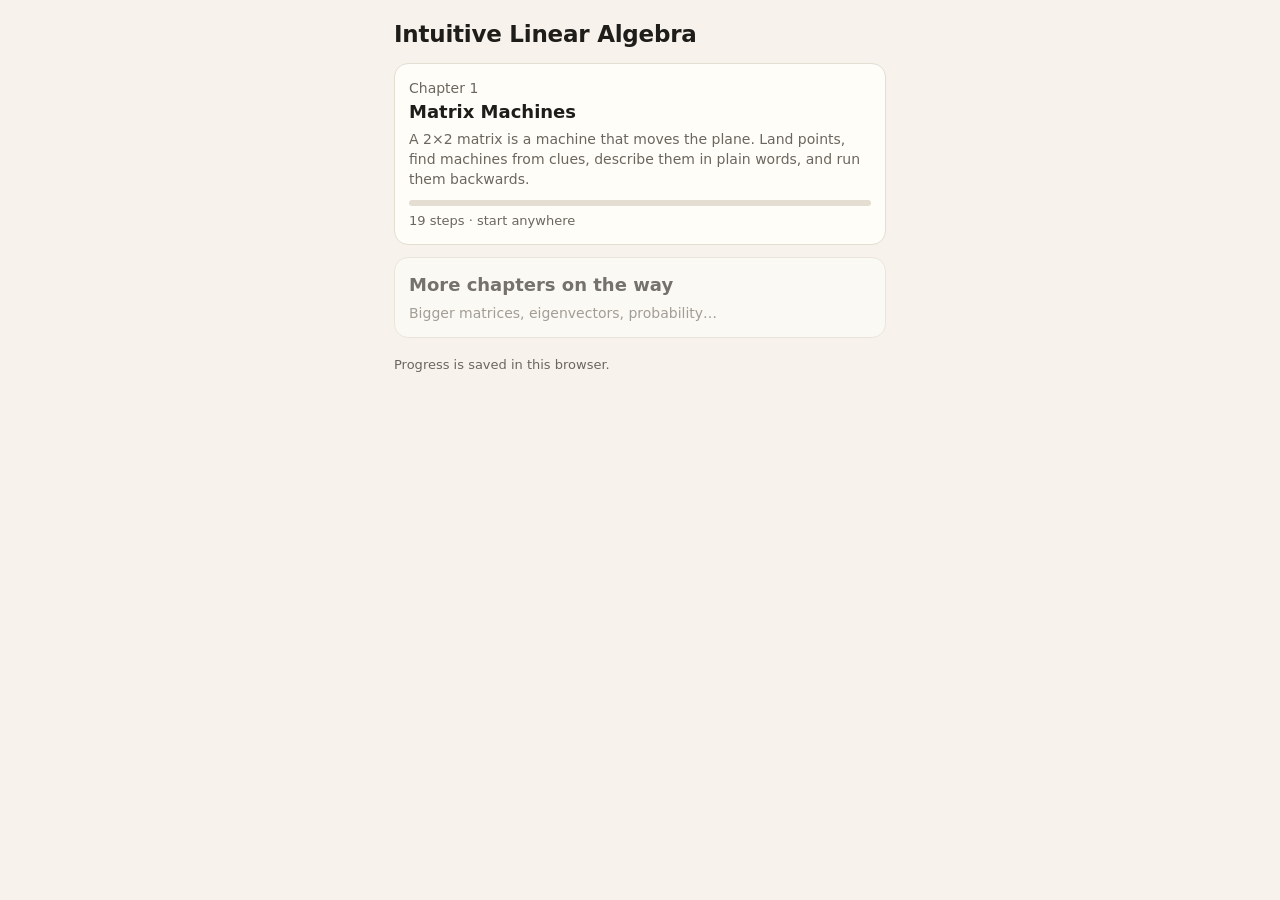
<file: index.html>
<!DOCTYPE html>
<html lang="en">
<head>
<meta charset="utf-8">
<meta name="viewport" content="width=device-width,initial-scale=1">
<title>Intuitive Linear Algebra</title>
<link rel="stylesheet" href="shared/style.css">
</head>
<body>
<main>
  <header>
    <h1>Intuitive Linear Algebra</h1>
  </header>

  <a class="chapter" href="chapters/01-matrix-machines/index.html">
    <p class="crumb">Chapter 1</p>
    <h2>Matrix Machines</h2>
    <p>A 2×2 matrix is a machine that moves the plane. Land points, find machines from clues, describe them in plain words, and run them backwards.</p>
    <div class="bar"><span id="p1" style="width:0%"></span></div>
    <p id="p1text" style="margin-top:6px;font-size:13px"></p>
  </a>

  <div class="chapter soon">
    <h2>More chapters on the way</h2>
    <p>Bigger matrices, eigenvectors, probability…</p>
  </div>

  <footer>Progress is saved in this browser.</footer>
</main>
<script src="shared/engine.js"></script>
<script>
  // Chapter 1 has 19 steps across its four sections; a step counts once solved twice.
  const STEPS = { land: 6, find: 5, words: 4, undo: 4 };
  const ch = (LA.loadProgress().ch1) || {};
  let done = 0, total = 0;
  for (const [id, k] of Object.entries(STEPS)) {
    total += k;
    const s = (ch[id] && ch[id].solved) || [];
    for (let i = 0; i < k; i++) if ((s[i] || 0) >= 2) done++;
  }
  document.getElementById('p1').style.width = (100 * done / total) + '%';
  document.getElementById('p1text').textContent = done ? `${done} of ${total} steps done` : `${total} steps · start anywhere`;
</script>
</body>
</html>
</file>
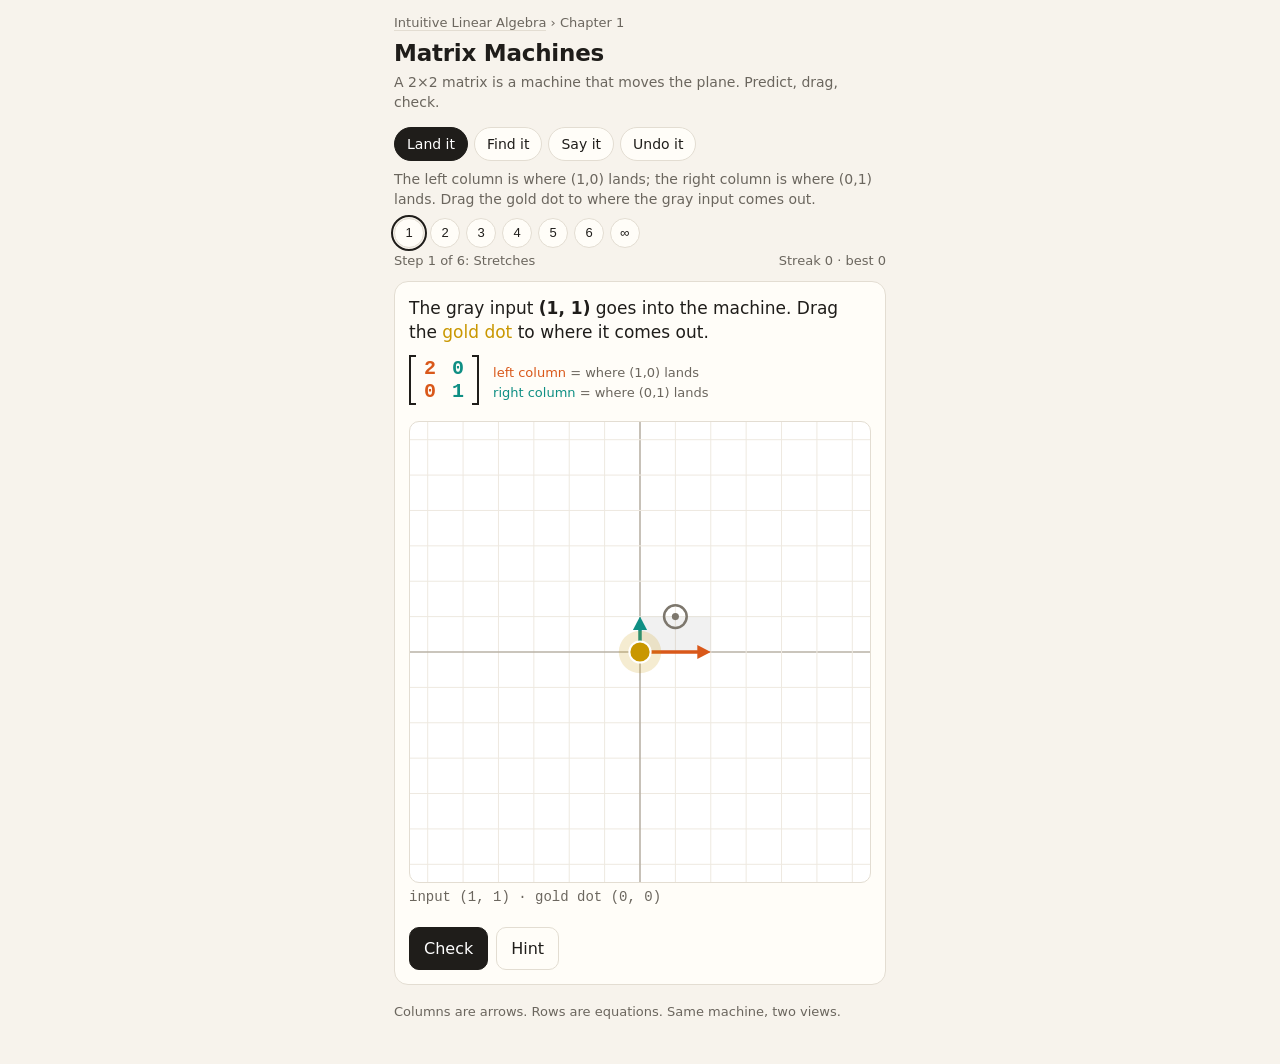
<file: chapters/01-matrix-machines/index.html>
<!DOCTYPE html>
<html lang="en">
<head>
<meta charset="utf-8">
<meta name="viewport" content="width=device-width,initial-scale=1">
<title>Matrix Machines · Intuitive Linear Algebra</title>
<link rel="stylesheet" href="../../shared/style.css">
</head>
<body>
<main>
  <header>
    <p class="crumb"><a href="../../index.html">Intuitive Linear Algebra</a> › Chapter 1</p>
    <h1>Matrix Machines</h1>
    <p>A 2×2 matrix is a machine that moves the plane. Predict, drag, check.</p>
  </header>
  <nav class="tabs" id="tabs"></nav>
  <p class="blurb" id="blurb"></p>
  <div class="steps" id="steps"></div>
  <div class="stepinfo"><span id="stepname"></span><span id="streak"></span></div>
  <section class="card">
    <p class="ask" id="ask"></p>
    <div class="row"><div id="mat"></div><div class="legend" id="legend"></div></div>
    <div id="extra"></div>
    <svg class="board" id="board" viewBox="-6.5 -6.5 13 13"><g id="g" transform="scale(1,-1)"></g></svg>
    <div class="readout" id="readout"></div>
    <div class="choices" id="choices"></div>
    <div class="btns" id="btns"></div>
    <div class="fb" id="fb"></div>
  </section>
  <footer>Columns are arrows. Rows are equations. Same machine, two views.</footer>
</main>
<script src="../../shared/engine.js"></script>
<script src="game.js"></script>
</body>
</html>
</file>
<file: shared/style.css>
:root{--bg:#f7f3ec;--card:#fffdf8;--ink:#1f1d1a;--mute:#6b665e;--line:#e3ddd2;--c1:#d9581a;--c2:#0f8f84;--gold:#c99700;--good:#2f8a3e;--bad:#c23b3b}
*{box-sizing:border-box}
body{margin:0;background:var(--bg);color:var(--ink);font:16px/1.45 system-ui,-apple-system,"Segoe UI",sans-serif}
main{max-width:520px;margin:0 auto;padding:14px 14px 40px}
a{color:inherit}
h1{font-size:23px;margin:4px 0 2px;letter-spacing:-.01em}
.crumb{font-size:13px;color:var(--mute);margin:0 0 2px}
.crumb a{text-decoration:none;border-bottom:1px solid var(--line)}
header p{margin:0;color:var(--mute);font-size:14px}
nav.tabs{display:flex;gap:6px;overflow-x:auto;margin:14px 0 6px;padding-bottom:2px}
nav.tabs button{flex:none;border:1px solid var(--line);background:var(--card);border-radius:999px;padding:6px 12px;font:inherit;font-size:14px;color:var(--ink);cursor:pointer}
nav.tabs button.on{background:var(--ink);color:#fff;border-color:var(--ink)}
.blurb{color:var(--mute);font-size:14px;margin:4px 0 8px}
.steps{display:flex;gap:6px;align-items:center;flex-wrap:wrap;margin:0 0 4px}
.steps button{min-width:30px;height:30px;border-radius:999px;border:1px solid var(--line);background:var(--card);font-size:13px;color:var(--ink);cursor:pointer;padding:0 8px}
.steps button.done{background:var(--good);color:#fff;border-color:var(--good)}
.steps button.cur{outline:2px solid var(--ink);outline-offset:1px}
.stepinfo{display:flex;justify-content:space-between;font-size:13px;color:var(--mute);margin:0 0 10px}
.card{background:var(--card);border:1px solid var(--line);border-radius:14px;padding:14px}
.ask{font-size:17px;margin:0 0 10px}
.row{display:flex;align-items:center;gap:14px}
.mat{display:inline-flex;align-items:stretch;font:600 20px ui-monospace,Menlo,Consolas,monospace}
.mat .br{width:7px;border:2px solid var(--ink)}.mat .l{border-right:none}.mat .r{border-left:none}
.mat .col{display:flex;flex-direction:column;padding:2px 8px;text-align:center}
.legend{font-size:13px;color:var(--mute);line-height:1.5}
.c1{color:var(--c1)}.c2{color:var(--c2)}.gold{color:var(--gold)}
svg.board{width:100%;height:auto;display:block;touch-action:none;background:#fff;border:1px solid var(--line);border-radius:10px;margin:10px 0 6px;user-select:none;-webkit-user-select:none}
.readout{font:14px ui-monospace,Menlo,Consolas,monospace;color:var(--mute);min-height:20px}
.btns{display:flex;gap:8px;flex-wrap:wrap;margin-top:10px}
.btns button,.choices button{font:inherit;padding:9px 14px;border-radius:10px;border:1px solid var(--line);background:var(--card);color:var(--ink);cursor:pointer}
.btns .primary{background:var(--ink);color:#fff;border-color:var(--ink)}
.fb{margin-top:10px;padding:10px 12px;border-radius:10px;display:none}
.fb.show{display:block}
.fb.good{background:#e9f5ea;border:1px solid #bfe0c3}
.fb.bad{background:#fbecec;border:1px solid #efc6c6}
.fb.hint{background:#fdf6e2;border:1px solid #efdfae}
.choices{display:grid;gap:8px;margin-top:8px}
.choices button{text-align:left}
.choices button.right{border-color:var(--good);background:#e9f5ea}
.choices button.wrong{border-color:var(--bad);background:#fbecec;opacity:.75}
.box{font:15px ui-monospace,Menlo,Consolas,monospace;background:#f3efe7;border-radius:8px;padding:8px 10px;margin-top:10px}
.box small{display:block;font:13px system-ui,sans-serif;color:var(--mute);margin-top:4px}
footer{margin-top:18px;color:var(--mute);font-size:13px}
/* home */
.chapter{display:block;text-decoration:none;background:var(--card);border:1px solid var(--line);border-radius:14px;padding:14px;margin-top:12px}
.chapter h2{font-size:18px;margin:0 0 4px}
.chapter p{margin:0;color:var(--mute);font-size:14px}
.bar{height:6px;background:var(--line);border-radius:3px;margin-top:10px;overflow:hidden}
.bar span{display:block;height:100%;background:var(--good)}
.soon{opacity:.6}
</file>
